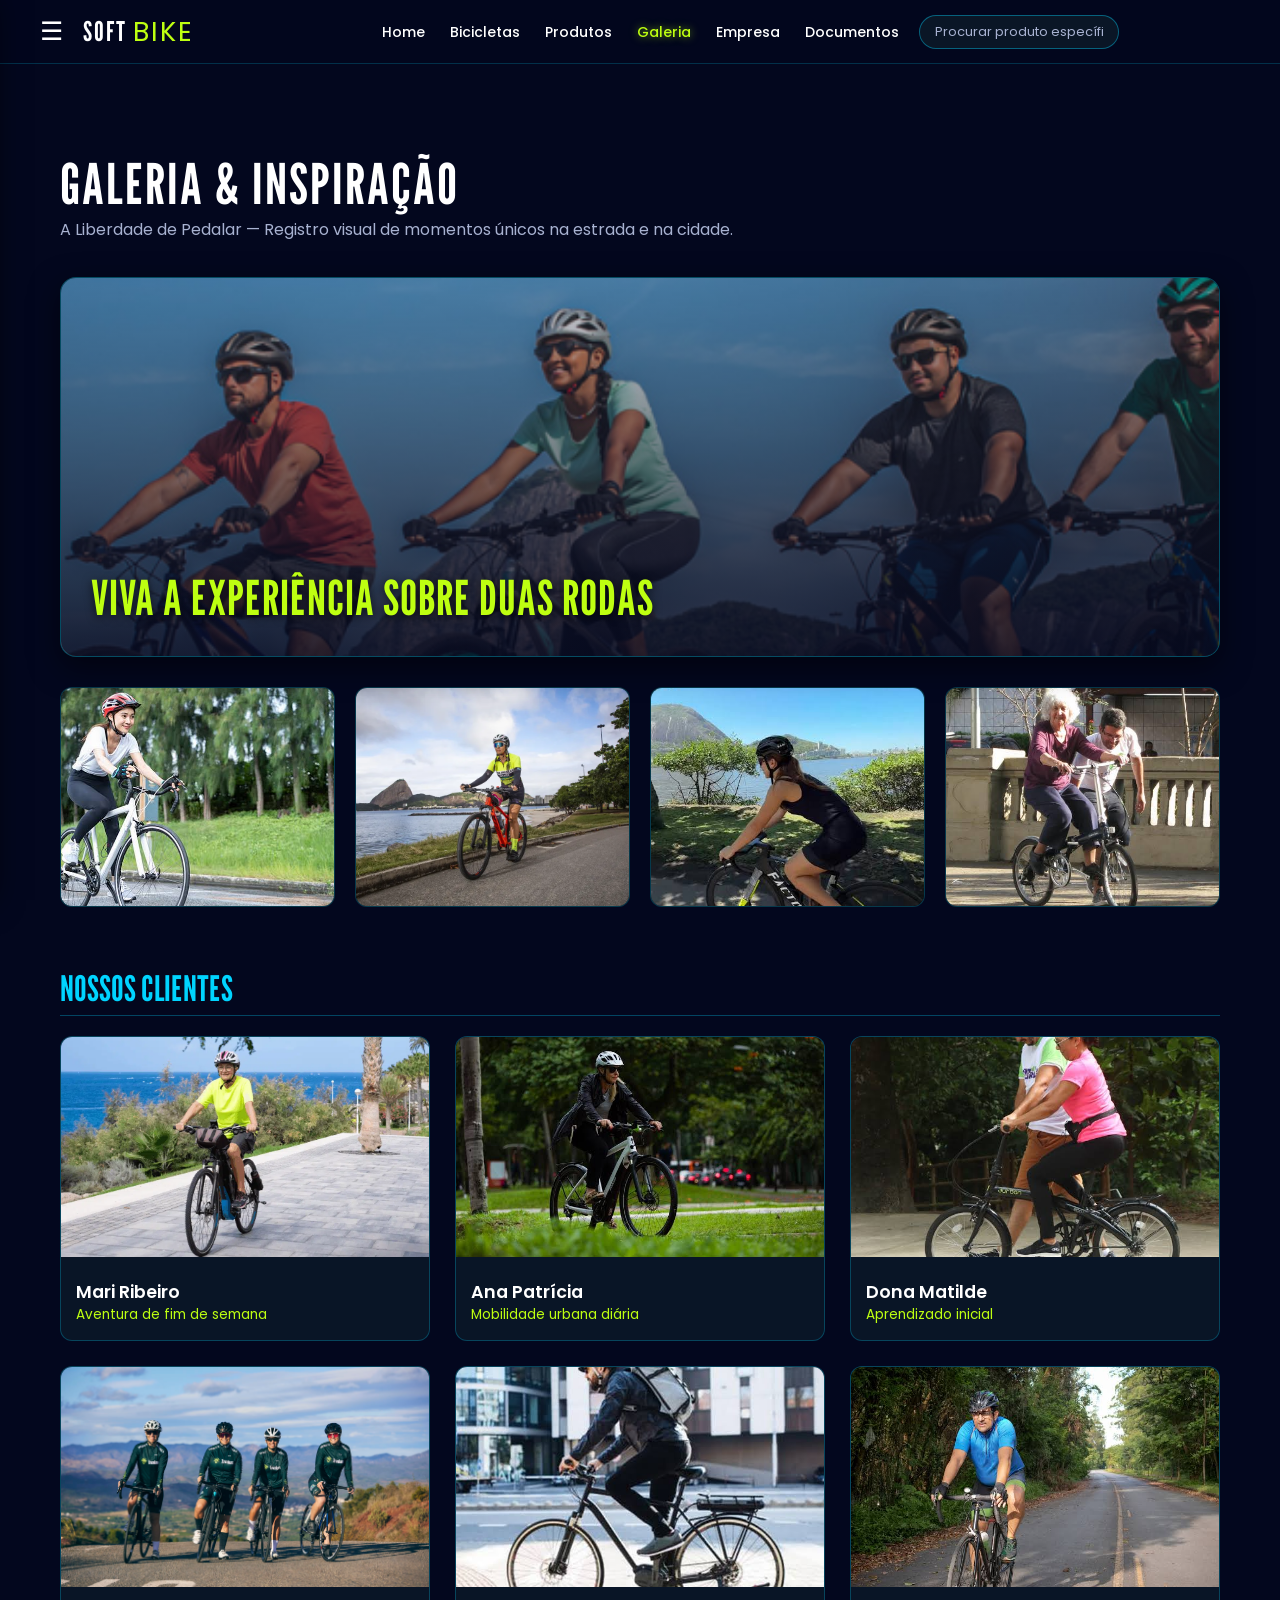
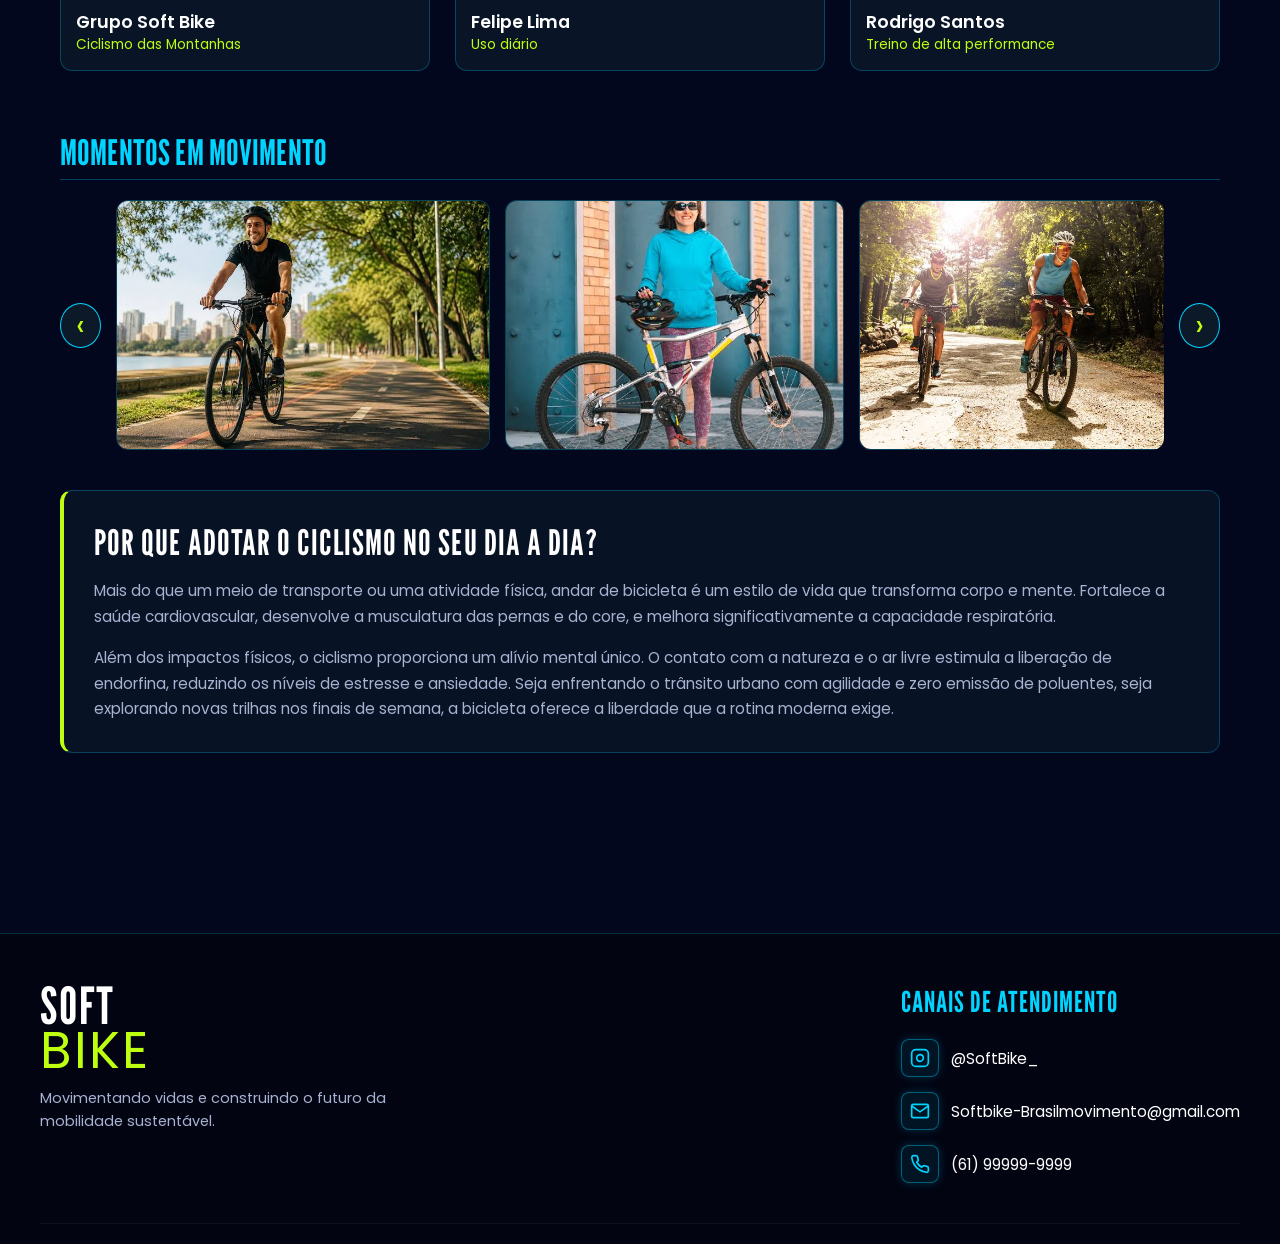
<file: galeria.html>
<!DOCTYPE html>
<html lang="pt-BR">

<head>
    <meta charset="UTF-8">
    <meta name="viewport" content="width=device-width, initial-scale=1.0">
    <title>SOFTBYKE - Galeria</title>
    <link rel="stylesheet" href="styles.css">
    <link
        href="https://fonts.googleapis.com/css2?family=League+Gothic&family=Poppins:wght@300;400;500;600;700&display=swap"
        rel="stylesheet">
</head>

<body>

    <!-- Header Fixo -->
    <header>
        <div class="header-left">
            <button class="menu-toggle" id="menuToggle">☰</button>
            <a href="index.html" class="logo">
                <span class="logo-text">SOFT <em>BIKE</em></span>
            </a>
        </div>
        <nav class="main-nav">
            <ul>
                <li><a href="index.html">Home</a></li>
                <li><a href="bicicletas.html">Bicicletas</a></li>
                <li><a href="produtos.html">Produtos</a></li>
                <li><a href="galeria.html" class="active">Galeria</a></li>
                <li><a href="empresa.html">Empresa</a></li>
                <li><a href="documentos.html">Documentos</a></li>
            </ul>
        </nav>
        <div class="search-box">
            <input type="text" placeholder="Procurar produto específico...">
        </div>
    </header>

    <!-- Side Drawer -->
    <div class="side-drawer" id="sideDrawer">
        <button class="drawer-close" id="drawerClose">✕</button>
        <ul>
            <li><a href="galeria.html">Galeria</a></li>
            <li><a href="documentos.html">Documentos</a></li>
        </ul>
    </div>
    <div class="drawer-overlay" id="drawerOverlay"></div>

    <!-- Conteúdo Principal da Galeria -->
    <main class="page-container">

        <h1 class="page-title">Galeria & Inspiração</h1>
        <p class="page-subtitle">A Liberdade de Pedalar — Registro visual de momentos únicos na estrada e na cidade.</p>

        <!-- SEÇÃO 1: Banner Retangular (Hero) + Grid Inicial -->
        <section class="gallery-section">
            <div class="hero-banner-wrapper">
                <img src="img/pessoa1.png" alt="Pessoa pedalando na estrada" class="hero-banner-img">
                <div class="hero-banner-overlay">
                    <h2>Viva a Experiência sobre Duas Rodas</h2>
                </div>
            </div>

            <div class="gallery-grid">
                <div class="gallery-card"><img src="img/pessoa2.png" alt="Pessoa pedalando"></div>
                <div class="gallery-card"><img src="img/pessoa3.png" alt="Pessoa pedalando"></div>
                <div class="gallery-card"><img src="img/pessoa4.png" alt="Pessoa pedalando"></div>
                <div class="gallery-card"><img src="img/pessoa5.png" alt="Pessoa pedalando"></div>
            </div>
        </section>

        <!-- SEÇÃO 2: Nossos Clientes -->
        <section class="gallery-section">
            <h2 class="category-title">Nossos Clientes</h2>
            <div class="clients-grid">
                <div class="client-card">
                    <img src="img/pessoa6.png" alt="Cliente com bicicleta">
                    <div class="client-info">
                        <h4>Mari Ribeiro</h4>
                        <p>Aventura de fim de semana</p>
                    </div>
                </div>
                <div class="client-card">
                    <img src="img/pessoa7.png" alt="Cliente com bicicleta">
                    <div class="client-info">
                        <h4>Ana Patrícia</h4>
                        <p>Mobilidade urbana diária</p>
                    </div>
                </div>
                <div class="client-card">
                    <img src="img/pessoa8.png" alt="Cliente com bicicleta">
                    <div class="client-info">
                        <h4>Dona Matilde</h4>
                        <p>Aprendizado inicial</p>
                    </div>
                </div>
                <div class="client-card">
                    <img src="img/pessoa9.png" alt="Cliente com bicicleta">
                    <div class="client-info">
                        <h4>Grupo Soft Bike</h4>
                        <p>Ciclismo das Montanhas</p>
                    </div>
                </div>
                <div class="client-card">
                    <img src="img/pessoa10.png" alt="Cliente com bicicleta">
                    <div class="client-info">
                        <h4>Felipe Lima</h4>
                        <p>Uso diário</p>
                    </div>
                </div>
                <div class="client-card">
                    <img src="img/pessoa11.png" alt="Cliente com bicicleta">
                    <div class="client-info">
                        <h4>Rodrigo Santos</h4>
                        <p>Treino de alta performance</p>
                    </div>
                </div>
            </div>
        </section>

        <!-- SEÇÃO 3: Carrossel Interativo + Benefícios do Ciclismo -->
        <section class="gallery-section">
            <h2 class="category-title">Momentos em Movimento</h2>

            <!-- Carrossel -->
            <div class="carousel-container">
                <button class="carousel-btn prev-btn" id="galleryPrev">‹</button>
                <div class="carousel-track-container">
                    <div class="carousel-track" id="galleryTrack">
                        <div class="carousel-slide"><img src="img/pessoa12.png" alt="Momento do Ciclismo"></div>
                        <div class="carousel-slide"><img src="img/pessoa13.png" alt="Momento do Ciclismo"></div>
                        <div class="carousel-slide"><img src="img/pessoa14.png" alt="Momento do Ciclismo"></div>
                        <div class="carousel-slide"><img src="img/pessoa15.png" alt="Momento do Ciclismo"></div>
                        <div class="carousel-slide"><img src="img/pessoa16.png" alt="Momento do Ciclismo"></div>
                        <div class="carousel-slide"><img src="img/pessoa17.png" alt="Momento do Ciclismo"></div>
                        <div class="carousel-slide"><img src="img/pessoa18.png" alt="Momento do Ciclismo"></div>
                        <div class="carousel-slide"><img src="img/pessoa19.png" alt="Momento do Ciclismo"></div>
                        <div class="carousel-slide"><img src="img/pessoa20.png" alt="Momento do Ciclismo"></div>
                    </div>
                </div>
                <button class="carousel-btn next-btn" id="galleryNext">›</button>
            </div>

            <!-- Artigo sobre Benefícios -->
            <div class="cycling-benefits-box">
                <h3>Por que adotar o ciclismo no seu dia a dia?</h3>
                <p>
                    Mais do que um meio de transporte ou uma atividade física, andar de bicicleta é um estilo de vida
                    que transforma corpo e mente. Fortalece a saúde cardiovascular, desenvolve a musculatura das pernas
                    e do core, e melhora significativamente a capacidade respiratória.
                </p>
                <p>
                    Além dos impactos físicos, o ciclismo proporciona um alívio mental único. O contato com a natureza e
                    o ar livre estimula a liberação de endorfina, reduzindo os níveis de estresse e ansiedade. Seja
                    enfrentando o trânsito urbano com agilidade e zero emissão de poluentes, seja explorando novas
                    trilhas nos finais de semana, a bicicleta oferece a liberdade que a rotina moderna exige.
                </p>
            </div>
        </section>

    </main>

    <!-- Script do Carrosseeeeeeeel -->
    <script>
        // Menu Side Drawer
        const menuToggle = document.getElementById('menuToggle');
        const sideDrawer = document.getElementById('sideDrawer');
        const drawerClose = document.getElementById('drawerClose');
        const drawerOverlay = document.getElementById('drawerOverlay');

        if (menuToggle) {
            menuToggle.addEventListener('click', () => {
                sideDrawer.classList.add('open');
                drawerOverlay.classList.add('active');
            });

            const closeDrawer = () => {
                sideDrawer.classList.remove('open');
                drawerOverlay.classList.remove('active');
            };

            drawerClose.addEventListener('click', closeDrawer);
            drawerOverlay.addEventListener('click', closeDrawer);
        }

        // Carrossel da Galeria
        const track = document.getElementById('galleryTrack');
        const prevBtn = document.getElementById('galleryPrev');
        const nextBtn = document.getElementById('galleryNext');

        if (track && prevBtn && nextBtn) {
            let index = 0;
            const getVisibleSlides = () => window.innerWidth < 768 ? 1 : 3;

            const updateCarousel = () => {
                const slideWidth = track.children[0].getBoundingClientRect().width + 15;
                track.style.transform = `translateX(-${index * slideWidth}px)`;
            };

            nextBtn.addEventListener('click', () => {
                const visible = getVisibleSlides();
                if (index < track.children.length - visible) {
                    index++;
                    updateCarousel();
                } else {
                    index = 0;
                    updateCarousel();
                }
            });

            prevBtn.addEventListener('click', () => {
                const visible = getVisibleSlides();
                if (index > 0) {
                    index--;
                    updateCarousel();
                } else {
                    index = track.children.length - visible;
                    updateCarousel();
                }
            });

            window.addEventListener('resize', updateCarousel);
        }
    </script>

    <footer class="main-footer">
        <div class="footer-container">
            <div class="footer-brand">
                <span class="footer-logo-stacked">SOFT<br><em>BIKE</em></span>
                <p>Movimentando vidas e construindo o futuro da mobilidade sustentável.</p>
            </div>

            <div class="footer-contacts">
                <h4>Canais de Atendimento</h4>
                <div class="contact-list">
                    <a href="https://instagram.com/SoftBike_" target="_blank" class="contact-item">
                        <div class="icon-digital">
                            <svg viewBox="0 0 24 24" fill="none" stroke="currentColor" stroke-width="2">
                                <rect x="2" y="2" width="20" height="20" rx="5" ry="5"></rect>
                                <path d="M16 11.37A4 4 0 1 1 12.63 8 4 4 0 0 1 16 11.37z"></path>
                                <line x1="17.5" y1="6.5" x2="17.51" y2="6.5"></line>
                            </svg>
                        </div>
                        <span>@SoftBike_</span>
                    </a>

                    <a href="mailto:Softbike-Brasilmovimento@gmail.com" class="contact-item">
                        <div class="icon-digital">
                            <svg viewBox="0 0 24 24" fill="none" stroke="currentColor" stroke-width="2">
                                <path d="M4 4h16c1.1 0 2 .9 2 2v12c0 1.1-.9 2-2 2H4c-1.1 0-2-.9-2-2V6c0-1.1.9-2 2-2z">
                                </path>
                                <polyline points="22,6 12,13 2,6"></polyline>
                            </svg>
                        </div>
                        <span>Softbike-Brasilmovimento@gmail.com</span>
                    </a>

                    <a href="tel:61999999999" class="contact-item">
                        <div class="icon-digital">
                            <svg viewBox="0 0 24 24" fill="none" stroke="currentColor" stroke-width="2">
                                <path
                                    d="M22 16.92v3a2 2 0 0 1-2.18 2 19.79 19.79 0 0 1-8.63-3.07 19.5 19.5 0 0 1-6-6 19.79 19.79 0 0 1-3.07-8.67A2 2 0 0 1 4.11 2h3a2 2 0 0 1 2 1.72 12.84 12.84 0 0 0 .7 2.81 2 2 0 0 1-.45 2.11L8.09 9.91a16 16 0 0 0 6 6l1.27-1.27a2 2 0 0 1 2.11-.45 12.84 12.84 0 0 0 2.81.7A2 2 0 0 1 22 16.92z">
                                </path>
                            </svg>
                        </div>
                        <span>(61) 99999-9999</span>
                    </a>
                </div>
            </div>
        </div>
</body>

</html>
</file>
<file: styles.css>
/* ==========================================================================
   RESET E ESTILOS GERAIS
   ========================================================================== */
* {
    margin: 0;
    padding: 0;
    box-sizing: border-box;
    list-style: none;
    font-family: 'Poppins', sans-serif;
}

html, body {
    background-color: #03071e;
    color: #fff;
    min-height: 100vh;
    overflow-x: hidden;
}

/* Header Fixo e Visível */
header {
    position: fixed;
    top: 0;
    left: 0;
    width: 100%;
    padding: 15px 50px;
    display: flex;
    justify-content: space-between;
    align-items: center;
    z-index: 100;
    background: rgba(3, 7, 30, 0.95);
    backdrop-filter: blur(10px);
    border-bottom: 1px solid rgba(0, 212, 255, 0.2);
}

.header-left {
    display: flex;
    align-items: center;
    gap: 20px;
}

/* Botão Três TraçoS */
.menu-toggle {
    background: transparent;
    border: none;
    color: #fff;
    font-size: 26px;
    cursor: pointer;
    display: flex;
    align-items: center;
    justify-content: center;
    transition: color 0.3s;
}

.menu-toggle:hover {
    color: #00d4ff;
}

header .logo img {
    height: 45px; 
    width: auto;  
    object-fit: contain;
}

/* Menu Principal Superior */
nav.main-nav ul {
    display: flex;
    gap: 25px;
}

nav.main-nav ul li a {
    color: #fff;
    text-decoration: none;
    font-size: 14px;
    font-weight: 500;
    transition: 0.3s;
}

nav.main-nav ul li a:hover,
nav.main-nav ul li a.active {
    color: #beff11;
    text-shadow: 0 0 8px rgba(190, 255, 17, 0.6);
}

/* Barra de Pesquisa */
.search-box {
    display: flex;
    align-items: center;
    background: rgba(13, 27, 42, 0.8);
    border: 1px solid rgba(0, 212, 255, 0.4);
    border-radius: 20px;
    padding: 6px 15px;
    width: 20px;
    margin-left: 15px;
    transition: all 0.3s ease;
}

.search-box input {
    background: transparent;
    border: none;
    outline: none;
    color: #fff;
    font-size: 13px;
    width: 100%;
}

.search-box input::placeholder {
    color: #a8b2d1;
}

.search-box:focus-within {
    border-color: #00d4ff;
    box-shadow: 0 0 12px rgba(0, 212, 255, 0.4);
}

/* Menu Retrátil dos Três Traços */
.side-drawer {
    position: fixed;
    top: 0;
    left: -300px;
    width: 280px;
    height: 100vh;
    background: #07111e;
    border-right: 1px solid rgba(0, 212, 255, 0.3);
    z-index: 200;
    padding: 30px 25px;
    display: flex;
    flex-direction: column;
    transition: left 0.4s ease;
    box-shadow: 10px 0 30px rgba(0, 0, 0, 0.8);
}

.side-drawer.open {
    left: 0;
}

.drawer-close {
    align-self: flex-end;
    background: transparent;
    border: none;
    color: #fff;
    font-size: 28px;
    cursor: pointer;
    margin-bottom: 30px;
}

.drawer-close:hover {
    color: #beff11;
}

.side-drawer ul {
    display: flex;
    flex-direction: column;
    gap: 22px;
}

.side-drawer ul li a {
    color: #fff;
    text-decoration: none;
    font-size: 18px;
    font-weight: 600;
    text-transform: uppercase;
    letter-spacing: 1px;
    transition: 0.3s;
}

.side-drawer ul li a:hover {
    color: #00d4ff;
    padding-left: 8px;
}

.drawer-overlay {
    position: fixed;
    inset: 0;
    background: rgba(0, 0, 0, 0.6);
    backdrop-filter: blur(3px);
    z-index: 150;
    display: none;
}

.drawer-overlay.active {
    display: block;
}

/* Home / Slider */
.slider {
    height: 100vh;
    width: 100vw;
    background: radial-gradient(circle at 50% 50%, #0d1b2a 0%, #03071e 100%);
    position: relative;
    overflow: hidden;
}

.slider .list {
    width: 100%;
    height: 100%;
    position: relative;
}

.slider .list .item {
    position: absolute;
    inset: 0;
    opacity: 0;
    pointer-events: none;
    transition: opacity 0.8s ease-in-out;
}

.slider .list .item.active {
    opacity: 1;
    pointer-events: auto;
}

.slider .list .item .bike-img {
    position: absolute;
    top: 50%;
    left: 12%;
    transform: translateY(-50%);
    width: 55%;
    z-index: 2;
    display: flex;
    justify-content: center;
    align-items: center;
}

.slider .list .item .bike-img img {
    width: 100%;
    max-height: 60vh;
    object-fit: contain;
    filter: drop-shadow(0 25px 35px rgba(0, 212, 255, 0.55)) drop-shadow(0 5px 15px rgba(0, 0, 0, 0.8));
    transition: transform 0.8s ease-in-out, filter 0.8s ease-in-out;
}

.slider .list .item.active .bike-img img {
    transform: rotate(-12deg) scale(1.03);
    filter: drop-shadow(0 35px 45px rgba(0, 212, 255, 0.75)) drop-shadow(0 5px 15px rgba(0, 0, 0, 0.9));
}

.slider .list .item .content {
    position: absolute;
    right: 8%;
    top: 50%;
    transform: translateY(-50%);
    width: 45%;
    display: flex;
    flex-direction: column;
    align-items: flex-end;
    text-align: right;
    gap: 15px;
    z-index: 2;
}

.slider .list .item .content .bike-information {
    font-size: 16px;
    font-weight: 600;
    color: #beff11;
}

.slider .list .item .content h2 {
    font-family: 'League Gothic', sans-serif;
    font-size: 5.5rem;
    line-height: 0.9em;
    text-transform: uppercase;
    color: #ffffff;
    letter-spacing: 1px;
}

.slider .list .item .content .description {
    color: #c0c0c0;
    font-size: 13px;
    line-height: 1.6;
    max-width: 420px;
}

.slider .list .item .content .information {
    margin-top: 10px;
    background-color: #beff11;
    color: #000;
    border: none;
    padding: 12px 32px;
    border-radius: 25px;
    font-weight: 700;
    font-size: 12px;
    letter-spacing: 1px;
    text-transform: uppercase;
    cursor: pointer;
    transition: 0.3s;
    box-shadow: 0 4px 15px rgba(190, 255, 17, 0.25);
}

.slider .list .item .content .information:hover {
    transform: scale(1.05);
    background-color: #a6e300;
}

.arrows {
    position: absolute;
    top: 50%;
    left: 4%;
    right: 4%;
    transform: translateY(-50%);
    display: flex;
    justify-content: space-between;
    align-items: center;
    z-index: 4;
    pointer-events: none;
}

.arrows button {
    pointer-events: auto;
    width: 50px;
    height: 50px;
    border-radius: 50%;
    background-color: #ffffff;
    border: none;
    cursor: pointer;
    display: flex;
    justify-content: center;
    align-items: center;
    transition: 0.3s;
}

.arrows button img {
    width: 20px;
    height: 20px;
}

.arrows button#prev img {
    transform: scaleX(-1);
}

.arrows button:hover {
    background-color: #beff11;
    transform: scale(1.1);
}

.indicators {
    position: absolute;
    bottom: 35px;
    left: 80px;
    z-index: 4;
    display: flex;
    flex-direction: column;
    gap: 10px;
}

.indicators .number {
    font-family: 'League Gothic', sans-serif;
    font-size: 4.5rem;
    line-height: 1em;
    color: #ffffff;
}

.indicators ul {
    display: flex;
    gap: 10px;
}

.indicators ul li {
    width: 45px;
    height: 4px;
    background-color: rgba(255, 255, 255, 0.2);
    border-radius: 2px;
    transition: 0.5s;
    cursor: pointer;
}

.indicators ul li.active {
    background-color: #beff11;
}

/* Estrutura das Páginas Internas */
.page-container {
    padding-top: 150px;
    padding-bottom: 60px;
    max-width: 1200px;
    margin: 0 auto;
    padding-left: 20px;
    padding-right: 20px;
}

.page-title {
    font-family: 'League Gothic', sans-serif;
    font-size: 3.5rem;
    color: #ffffff;
    text-transform: uppercase;
    letter-spacing: 2px;
}

.page-subtitle {
    color: #a8b2d1;
    font-size: 1rem;
    margin-bottom: 35px;
}

/* Grid Geral de Cards */
.products-grid {
    display: grid;
    grid-template-columns: repeat(auto-fill, minmax(240px, 1fr));
    gap: 25px;
}

.product-card {
    background: rgba(13, 27, 42, 0.75);
    border: 1px solid rgba(0, 212, 255, 0.25);
    border-radius: 12px;
    overflow: hidden;
    display: flex;
    flex-direction: column;
    backdrop-filter: blur(5px);
    transition: 0.3s;
}

.product-card:hover {
    transform: translateY(-5px);
    border-color: rgba(0, 212, 255, 0.7);
    box-shadow: 0 8px 20px rgba(0, 212, 255, 0.2);
}

.card-img-wrapper {
    background: #ffffff;
    height: 210px;
    display: flex;
    align-items: center;
    justify-content: center;
    padding: 15px;
    border-bottom: 1px solid rgba(255, 255, 255, 0.1);
}

.card-img-wrapper img {
    max-width: 100%;
    max-height: 100%;
    object-fit: contain;
}

.card-content {
    padding: 18px;
    display: flex;
    flex-direction: column;
    flex-grow: 1;
}

.product-title {
    font-size: 1.1rem;
    font-weight: 600;
    color: #ffffff;
    margin-bottom: 6px;
}

.product-desc {
    font-size: 0.85rem;
    color: #a8b2d1;
    margin-bottom: 15px;
    flex-grow: 1;
}

.product-price {
    font-size: 1.2rem;
    font-weight: 700;
    color: #beff11;
}

/* Categoria de Produtos */
.category-section {
    margin-bottom: 50px;
}

.category-title {
    font-family: 'League Gothic', sans-serif;
    font-size: 2.2rem;
    color: #00d4ff;
    border-bottom: 1px solid rgba(0, 212, 255, 0.3);
    padding-bottom: 6px;
    margin-bottom: 20px;
    text-transform: uppercase;
}

/* Galeria em Branco */
.empty-gallery-box {
    border: 2px dashed rgba(0, 212, 255, 0.3);
    border-radius: 15px;
    padding: 80px 20px;
    text-align: center;
    color: #a8b2d1;
    background: rgba(13, 27, 42, 0.3);
}

/* Empresa / Equipe */
.team-grid {
    display: grid;
    grid-template-columns: repeat(auto-fit, minmax(280px, 1fr));
    gap: 30px;
}

.team-card {
    background: rgba(13, 27, 42, 0.75);
    border: 1px solid rgba(0, 212, 255, 0.25);
    border-radius: 12px;
    padding: 25px;
    text-align: center;
    backdrop-filter: blur(5px);
    transition: transform 0.3s ease;
}

.team-card:hover {
    transform: translateY(-5px);
    border-color: rgba(0, 212, 255, 0.6);
}

.member-circle {
    width: 130px;
    height: 130px;
    margin: 0 auto 15px;
    border-radius: 50%;
    overflow: hidden;
    border: 3px solid #beff11;
    box-shadow: 0 0 15px rgba(190, 255, 17, 0.4);
}

.member-circle img {
    width: 100%;
    height: 100%;
    object-fit: cover;
}

.team-card h3 {
    color: #ffffff;
    font-size: 1.2rem;
}

.team-card .role {
    color: #beff11;
    font-size: 0.85rem;
    font-weight: 600;
    display: block;
    margin-bottom: 10px;
}

.team-card .bio {
    color: #a8b2d1;
    font-size: 0.88rem;
    line-height: 1.5;
}

/* ==========================================================================
   PATROCINADORES 
   ========================================================================== */
.sponsors-grid-docs {
    display: grid;
    grid-template-columns: repeat(auto-fit, minmax(220px, 1fr));
    gap: 20px;
}

.sponsor-doc-card {
    background: #ffffff;
    border: 1px solid rgba(0, 212, 255, 0.4);
    border-radius: 12px;
    padding: 20px 15px;
    height: 110px;
    display: flex;
    align-items: center;
    justify-content: center;
    transition: transform 0.3s ease, box-shadow 0.3s ease;
}

.sponsor-doc-card:hover {
    transform: translateY(-4px);
    box-shadow: 0 8px 20px rgba(0, 212, 255, 0.3);
    border-color: #00d4ff;
}

.sponsor-doc-card img {
    max-width: 160px;
    max-height: 75px;
    width: auto;
    height: auto;
    object-fit: contain;
}

/* ==========================================================================
   GALERIA E INSPIRAÇÃO
   ========================================================================== */
.gallery-section {
    margin-bottom: 60px;
}

/* Banner Hero Retangular */
.hero-banner-wrapper {
    position: relative;
    width: 100%;
    height: 380px;
    border-radius: 16px;
    overflow: hidden;
    margin-bottom: 30px;
    border: 1px solid rgba(0, 212, 255, 0.3);
    box-shadow: 0 10px 30px rgba(0, 0, 0, 0.5);
    background: #07111e;
}

.hero-banner-img {
    width: 100%;
    height: 100%;
    object-fit: cover;
}

.hero-banner-overlay {
    position: absolute;
    inset: 0;
    background: linear-gradient(180deg, rgba(3, 7, 30, 0.2) 0%, rgba(3, 7, 30, 0.85) 100%);
    display: flex;
    align-items: flex-end;
    padding: 30px;
}

.hero-banner-overlay h2 {
    font-family: 'League Gothic', sans-serif;
    font-size: 3rem;
    color: #beff11;
    text-transform: uppercase;
    letter-spacing: 1px;
    text-shadow: 0 2px 10px rgba(0, 0, 0, 0.7);
}

/* Grid Seção 1 */
.gallery-grid {
    display: grid;
    grid-template-columns: repeat(auto-fill, minmax(240px, 1fr));
    gap: 20px;
}

.gallery-card {
    height: 220px;
    border-radius: 12px;
    overflow: hidden;
    border: 1px solid rgba(0, 212, 255, 0.2);
    background: #07111e;
    transition: transform 0.3s ease, border-color 0.3s ease;
}

.gallery-card img {
    width: 100%;
    height: 100%;
    object-fit: cover;
    transition: transform 0.5s ease;
}

.gallery-card:hover {
    transform: translateY(-5px);
    border-color: #00d4ff;
}

.gallery-card:hover img {
    transform: scale(1.05);
}

/* Seção 2: Nossos Clientes */
.clients-grid {
    display: grid;
    grid-template-columns: repeat(auto-fill, minmax(280px, 1fr));
    gap: 25px;
}

.client-card {
    background: rgba(13, 27, 42, 0.75);
    border: 1px solid rgba(0, 212, 255, 0.25);
    border-radius: 12px;
    overflow: hidden;
    backdrop-filter: blur(5px);
    transition: transform 0.3s ease, box-shadow 0.3s ease;
}

.client-card:hover {
    transform: translateY(-5px);
    box-shadow: 0 8px 20px rgba(0, 212, 255, 0.2);
}

.client-card img {
    width: 100%;
    height: 220px;
    object-fit: cover;
    background: #07111e;
}

.client-info {
    padding: 15px;
}

.client-info h4 {
    color: #ffffff;
    font-size: 1.1rem;
    font-weight: 600;
}

.client-info p {
    color: #beff11;
    font-size: 0.85rem;
}

/* Seção 3: Carrossel */
.carousel-container {
    position: relative;
    display: flex;
    align-items: center;
    margin-bottom: 40px;
}

.carousel-track-container {
    overflow: hidden;
    width: 100%;
    border-radius: 12px;
}

.carousel-track {
    display: flex;
    gap: 15px;
    transition: transform 0.4s ease-in-out;
}

.carousel-slide {
    min-width: calc(33.333% - 10px);
    height: 250px;
    border-radius: 12px;
    overflow: hidden;
    border: 1px solid rgba(0, 212, 255, 0.25);
    background: #07111e;
    flex-shrink: 0;
}

.carousel-slide img {
    width: 100%;
    height: 100%;
    object-fit: cover;
}

.carousel-btn {
    background: rgba(13, 27, 42, 0.9);
    border: 1px solid #00d4ff;
    color: #beff11;
    font-size: 2rem;
    width: 45px;
    height: 45px;
    border-radius: 50%;
    cursor: pointer;
    z-index: 10;
    display: flex;
    align-items: center;
    justify-content: center;
    transition: background 0.3s, transform 0.3s;
    line-height: 1;
}

.carousel-btn:hover {
    background: #00d4ff;
    color: #03071e;
    transform: scale(1.1);
}

.prev-btn { margin-right: 15px; }
.next-btn { margin-left: 15px; }

/* Texto de Benefícios */
.cycling-benefits-box {
    background: rgba(13, 27, 42, 0.6);
    border: 1px solid rgba(0, 212, 255, 0.25);
    border-left: 4px solid #beff11;
    border-radius: 12px;
    padding: 30px;
    backdrop-filter: blur(5px);
}

.cycling-benefits-box h3 {
    font-family: 'League Gothic', sans-serif;
    font-size: 2.2rem;
    color: #ffffff;
    text-transform: uppercase;
    margin-bottom: 15px;
    letter-spacing: 1px;
}

.cycling-benefits-box p {
    color: #a8b2d1;
    font-size: 0.95rem;
    line-height: 1.7;
    margin-bottom: 15px;
}

.cycling-benefits-box p:last-child {
    margin-bottom: 0;
}

/* ==========================================================================
   DOCUMENTOS & RODAPÉ
   ========================================================================== */
.doc-section {
    margin-bottom: 50px;
}

.doc-grid {
    display: grid;
    grid-template-columns: repeat(auto-fit, minmax(300px, 1fr));
    gap: 25px;
}

.doc-card {
    background: rgba(13, 27, 42, 0.75);
    border: 1px solid rgba(0, 212, 255, 0.25);
    border-radius: 12px;
    padding: 30px;
    backdrop-filter: blur(5px);
    transition: transform 0.3s ease, border-color 0.3s ease;
}

.doc-card:hover {
    transform: translateY(-5px);
    border-color: #00d4ff;
    box-shadow: 0 8px 20px rgba(0, 212, 255, 0.15);
}

.doc-icon {
    font-size: 2.2rem;
    margin-bottom: 15px;
}

.doc-card h3 {
    color: #beff11;
    font-size: 1.3rem;
    margin-bottom: 15px;
    font-weight: 600;
}

.doc-card p {
    color: #a8b2d1;
    font-size: 0.9rem;
    line-height: 1.6;
}

.doc-card ul {
    display: flex;
    flex-direction: column;
    gap: 12px;
}

.doc-card ul li {
    color: #a8b2d1;
    font-size: 0.88rem;
    line-height: 1.5;
}

.doc-card ul li strong {
    color: #ffffff;
}

/* Rodapé Digital */
.main-footer {
    background: #020412;
    border-top: 1px solid rgba(0, 212, 255, 0.2);
    padding: 50px 20px 20px;
    margin-top: 60px;
}

.footer-container {
    max-width: 1200px;
    margin: 0 auto;
    display: flex;
    justify-content: space-between;
    align-items: flex-start;
    flex-wrap: wrap;
    gap: 40px;
    padding-bottom: 40px;
    border-bottom: 1px solid rgba(255, 255, 255, 0.05);
}

.footer-brand {
    max-width: 380px;
}

.footer-logo {
    height: 40px;
    margin-bottom: 15px;
}

.footer-brand p {
    color: #a8b2d1;
    font-size: 0.9rem;
    line-height: 1.6;
}

.footer-contacts h4 {
    font-family: 'League Gothic', sans-serif;
    font-size: 1.8rem;
    color: #00d4ff;
    text-transform: uppercase;
    letter-spacing: 1px;
    margin-bottom: 20px;
}

.footer-logo-stacked {
    display: inline-block;
    font-family: 'League Gothic', sans-serif;
    font-size: 3.2rem;
    line-height: 0.85;
    letter-spacing: 2px;
    color: #ffffff;
    text-transform: uppercase;
    margin-bottom: 15px;
}

.footer-logo-stacked em {
    font-style: normal;
    color: #beff11;
}

.contact-list {
    display: flex;
    flex-direction: column;
    gap: 15px;
}

.contact-item {
    display: flex;
    align-items: center;
    gap: 12px;
    color: #ffffff;
    text-decoration: none;
    font-size: 0.95rem;
    transition: color 0.3s ease;
}

.contact-item:hover {
    color: #beff11;
}

.icon-digital {
    width: 38px;
    height: 38px;
    border-radius: 8px;
    background: rgba(0, 212, 255, 0.08);
    border: 1px solid rgba(0, 212, 255, 0.4);
    display: flex;
    align-items: center;
    justify-content: center;
    box-shadow: 0 0 10px rgba(0, 212, 255, 0.2);
    transition: all 0.3s ease;
}

.icon-digital svg {
    width: 20px;
    height: 20px;
    stroke: #00d4ff;
    transition: stroke 0.3s ease;
}

.contact-item:hover .icon-digital {
    background: #beff11;
    border-color: #beff11;
    box-shadow: 0 0 15px rgba(190, 255, 17, 0.5);
}

.contact-item:hover .icon-digital svg {
    stroke: #03071e;
}

.footer-bottom {
    text-align: center;
    padding-top: 20px;
    color: #64748b;
    font-size: 0.8rem;
}

/* Responsividade Geral */
@media (max-width: 768px) {
    .carousel-slide {
        min-width: 100%;
    }
    .hero-banner-wrapper {
        height: 250px;
    }
    .hero-banner-overlay h2 {
        font-size: 2rem;
    }
    .footer-container {
        flex-direction: column;
    }
}

/* ================================================
   ESTILOS DA MODAL E BOTÃO TOPO
   ================================================ */
.categoria-sumario {
    display: flex;
    flex-wrap: wrap;
    align-items: center;
    gap: 10px;
    margin-bottom: 30px;
    color: #a8b2d1;
    font-size: 0.9rem;
}
 
.categoria-sumario a {
    color: #ffffff;
    text-decoration: none;
    font-size: 0.85rem;
    padding: 6px 14px;
    border: 1px solid rgba(0, 212, 255, 0.35);
    border-radius: 20px;
    background: rgba(13, 27, 42, 0.6);
    transition: 0.25s;
}
 
.categoria-sumario a:hover,
.categoria-sumario a:focus-visible {
    color: #03071e;
    background: #beff11;
    border-color: #beff11;
}
 
.product-card { cursor: pointer; }
 
/* ==========================================================================
   MODAL DE PRODUTO
   ========================================================================== */
.modal-overlay {
    position: fixed;
    inset: 0;
    background-color: rgba(2, 4, 18, 0.88);
    backdrop-filter: blur(6px);
    display: flex;
    justify-content: center;
    align-items: center;
    padding: 20px;
    z-index: 9999;
    opacity: 0;
    visibility: hidden;
    transition: opacity 0.25s ease, visibility 0.25s ease;
}
 
.modal-overlay.active {
    opacity: 1;
    visibility: visible;
}
 
.modal-content {
    background-color: #0b1329;
    border: 1px solid rgba(0, 212, 255, 0.25);
    border-radius: 14px;
    width: 100%;
    max-width: 1180px;
    max-height: 92vh;
    overflow-y: auto;
    position: relative;
    padding: 30px;
    box-shadow: 0 25px 60px rgba(0, 0, 0, 0.7);
    color: #f8fafc;
    transform: translateY(12px);
    transition: transform 0.25s ease;
}
 
.modal-overlay.active .modal-content { transform: translateY(0); }
 
.modal-close {
    position: absolute;
    top: 12px;
    right: 18px;
    background: transparent;
    border: none;
    font-size: 2rem;
    line-height: 1;
    color: #94a3b8;
    cursor: pointer;
    transition: color 0.2s;
}
 
.modal-close:hover { color: #beff11; }
 
/* Layout de 3 colunas: galeria | informações | compra */
.modal-body {
    display: grid;
    grid-template-columns: 1.1fr 1fr 300px;
    gap: 28px;
    align-items: start;
}
 
/* --------- COLUNA 1: GALERIA --------- */
.modal-gallery {
    display: grid;
    grid-template-columns: 56px 1fr;
    gap: 14px;
    align-items: start;
}
 
.thumb-strip {
    display: flex;
    flex-direction: column;
    gap: 10px;
}
 
.thumb {
    width: 56px;
    height: 56px;
    padding: 4px;
    background: #ffffff;
    border: 1px solid rgba(0, 212, 255, 0.3);
    border-radius: 8px;
    cursor: pointer;
    transition: border-color 0.2s;
}
 
.thumb img {
    width: 100%;
    height: 100%;
    object-fit: contain;
}
 
.thumb:hover { border-color: #00d4ff; }
.thumb.is-active { border-color: #beff11; box-shadow: 0 0 10px rgba(190, 255, 17, 0.35); }
 
.main-img-container {
    background: #ffffff;
    border-radius: 12px;
    padding: 20px;
    height: 380px;
    display: flex;
    align-items: center;
    justify-content: center;
    overflow: hidden;
}
 
.main-img-container img {
    max-width: 100%;
    max-height: 100%;
    object-fit: contain;
    transition: transform 0.4s ease;
}
 
.main-img-container:hover img { transform: scale(1.12); }
 
/* --------- COLUNA 2: INFORMAÇÕES --------- */
.modal-meta {
    font-size: 0.8rem;
    color: #94a3b8;
    margin-bottom: 8px;
}
 
.badge-highlight {
    display: inline-block;
    background: #beff11;
    color: #03071e;
    font-size: 0.7rem;
    font-weight: 700;
    letter-spacing: 0.5px;
    padding: 3px 8px;
    border-radius: 4px;
    margin-bottom: 10px;
}
 
.modal-info h2 {
    font-size: 1.6rem;
    font-weight: 600;
    line-height: 1.25;
    margin-bottom: 10px;
}
 
.modal-rating {
    display: flex;
    align-items: center;
    gap: 8px;
    font-size: 0.85rem;
    color: #94a3b8;
    margin-bottom: 18px;
}
 
.modal-rating .rating-value { color: #f8fafc; }
.modal-rating .stars { color: #00d4ff; letter-spacing: 2px; }
 
.modal-price-box {
    background: rgba(255, 255, 255, 0.03);
    border: 1px solid rgba(255, 255, 255, 0.06);
    padding: 16px;
    border-radius: 10px;
    margin-bottom: 18px;
}
 
.old-price {
    text-decoration: line-through;
    color: #64748b;
    font-size: 0.85rem;
}
 
.current-price-row {
    display: flex;
    align-items: center;
    gap: 10px;
    margin: 4px 0 6px;
}
 
.price-value {
    font-size: 2.1rem;
    font-weight: 700;
    color: #beff11;
    line-height: 1;
}
 
.price-discount {
    background: rgba(190, 255, 17, 0.15);
    color: #beff11;
    font-size: 0.75rem;
    font-weight: 700;
    padding: 3px 7px;
    border-radius: 4px;
}
 
.payment-terms {
    display: block;
    font-size: 0.85rem;
    color: #cbd5e1;
    margin-bottom: 6px;
}
 
.payment-link {
    font-size: 0.82rem;
    color: #00d4ff;
    text-decoration: none;
}
 
.payment-link:hover { text-decoration: underline; }
 
.modal-description {
    font-size: 0.9rem;
    color: #cbd5e1;
    line-height: 1.6;
    margin-bottom: 18px;
}
 
.modal-variant { margin-bottom: 20px; }
 
.variant-label {
    font-size: 0.85rem;
    color: #94a3b8;
    margin-bottom: 8px;
}
 
.variant-label strong { color: #f8fafc; }
 
.variant-options { display: flex; gap: 8px; }
 
.variant-chip {
    background: transparent;
    border: 1px solid #334155;
    color: #cbd5e1;
    padding: 7px 14px;
    border-radius: 6px;
    font-size: 0.85rem;
    cursor: pointer;
    transition: 0.2s;
}
 
.variant-chip:hover { border-color: #00d4ff; }
.variant-chip.is-selected { border-color: #beff11; color: #beff11; }
 
.modal-specs {
    display: flex;
    flex-direction: column;
    gap: 8px;
    font-size: 0.85rem;
    border-top: 1px solid rgba(255, 255, 255, 0.07);
    padding-top: 16px;
}
 
.modal-specs li {
    display: flex;
    justify-content: space-between;
    gap: 12px;
}
 
.modal-specs span { color: #94a3b8; }
.modal-specs strong { color: #f8fafc; font-weight: 500; }
 
/* --------- COLUNA 3: CAIXA DE COMPRA --------- */
.modal-purchase-box {
    border: 1px solid rgba(0, 212, 255, 0.25);
    border-radius: 12px;
    padding: 20px;
    background: rgba(13, 27, 42, 0.6);
    position: sticky;
    top: 0;
}
 
.delivery-date {
    font-size: 0.9rem;
    color: #cbd5e1;
    margin-bottom: 4px;
}
 
.delivery-date strong { color: #beff11; }
 
.stock-status {
    font-size: 1rem;
    font-weight: 600;
    color: #f8fafc;
    margin: 18px 0 14px;
}
 
.quantity-selector { margin-bottom: 18px; }
 
.quantity-selector label {
    display: block;
    font-size: 0.85rem;
    color: #94a3b8;
    margin-bottom: 8px;
}
 
.qty-control {
    display: inline-flex;
    align-items: center;
    gap: 14px;
    border: 1px solid #334155;
    border-radius: 6px;
    padding: 5px 12px;
    vertical-align: middle;
}
 
.qty-control button {
    background: transparent;
    border: none;
    color: #00d4ff;
    font-size: 1.1rem;
    cursor: pointer;
    line-height: 1;
}
 
.qty-control button:hover { color: #beff11; }
.qty-control span { min-width: 16px; text-align: center; }
 
.qty-hint {
    font-size: 0.78rem;
    color: #64748b;
    margin-left: 10px;
}
 
.btn-buy-now,
.btn-add-cart {
    width: 100%;
    padding: 12px;
    border: none;
    border-radius: 6px;
    font-weight: 700;
    font-size: 0.92rem;
    cursor: pointer;
    margin-bottom: 10px;
    transition: transform 0.2s, opacity 0.2s;
}
 
.btn-buy-now { background-color: #beff11; color: #03071e; }
 
.btn-add-cart {
    background-color: rgba(0, 212, 255, 0.12);
    color: #00d4ff;
    border: 1px solid rgba(0, 212, 255, 0.4);
}
 
.btn-buy-now:hover,
.btn-add-cart:hover { opacity: 0.9; transform: translateY(-2px); }
 
.seller-box {
    border-top: 1px solid rgba(255, 255, 255, 0.07);
    margin-top: 16px;
    padding-top: 14px;
    font-size: 0.85rem;
    color: #cbd5e1;
}
 
.seller-box strong { color: #f8fafc; }
.seller-sales { color: #64748b; font-size: 0.78rem; }
 
.modal-benefits {
    display: flex;
    flex-direction: column;
    gap: 12px;
    margin-top: 16px;
    font-size: 0.8rem;
    color: #94a3b8;
    line-height: 1.5;
}
 
.modal-benefits li { display: flex; gap: 10px; }
.modal-benefits strong { color: #00d4ff; font-weight: 600; }
 
/* --------- FOCO VISÍVEL --------- */
.modal-content :focus-visible,
.categoria-sumario a:focus-visible {
    outline: 2px solid #beff11;
    outline-offset: 2px;
}
 
@media (prefers-reduced-motion: reduce) {
    .modal-content,
    .main-img-container img,
    .btn-buy-now,
    .btn-add-cart { transition: none; }
}
 
/* --------- RESPONSIVO --------- */
@media (max-width: 1024px) {
    .modal-body { grid-template-columns: 1fr 1fr; }
    .modal-purchase-box { grid-column: 1 / -1; position: static; }
}
 
@media (max-width: 720px) {
    .modal-content { padding: 22px 16px; max-height: 94vh; }
    .modal-body { grid-template-columns: 1fr; gap: 22px; }
    .modal-gallery { grid-template-columns: 1fr; }
    .thumb-strip { flex-direction: row; order: 2; }
    .main-img-container { height: 260px; order: 1; }
    .modal-info h2 { font-size: 1.3rem; }
    .price-value { font-size: 1.7rem; }
}
 
/* ==========================================================================
   BOTÃO VOLTAR AO TOPO
   ========================================================================== */
#btn-back-to-top {
    position: fixed;
    bottom: 20px;
    right: 20px;
    background-color: #beff11;
    color: #03071e;
    border: none;
    padding: 10px 16px;
    border-radius: 30px;
    font-weight: bold;
    cursor: pointer;
    box-shadow: 0 4px 10px rgba(0, 0, 0, 0.3);
    opacity: 0;
    visibility: hidden;
    transition: opacity 0.3s, visibility 0.3s;
    z-index: 1000;
}
 
#btn-back-to-top.show { opacity: 1; visibility: visible; }


/* ==========================================================================
   SOFTBYKE - HEADER, LOGO E CARRINHo
   ========================================================================== */

/* --------------------------------------------------------------------------
   1. Header em 3 colunas: o menu fica sempre no centro exato da tela,
   falta ajusta emanuelleeee
   -------------------------------------------------------------------------- */
header {
    display: grid;
    grid-template-columns: 1fr auto 1fr;
    align-items: center;
    gap: 20px;
    padding: 12px 40px;
}

.header-left  { justify-self: start; }
header nav.main-nav { justify-self: center; }
.header-right {
    justify-self: end;
    display: flex;
    align-items: center;
    gap: 14px;
}

/* --------------------------------------------------------------------------
   2. Logo com a marca escrita ao lado
   -------------------------------------------------------------------------- */
header .logo {
    display: flex;
    align-items: center;
    gap: 10px;
    text-decoration: none;
}

.logo-text {
    font-family: 'League Gothic', sans-serif;
    font-size: 1.7rem;
    letter-spacing: 2px;
    line-height: 1;
    color: #ffffff;
    white-space: nowrap;
}

.logo-text em {
    font-style: normal;
    color: #beff11;
}

/* --------------------------------------------------------------------------
   3. Barra de busca (antes estava com width: 20px e virava uma bolinha)
   -------------------------------------------------------------------------- */
.search-box {
    width: 200px;
    margin-left: 0;
}

/* --------------------------------------------------------------------------
   4. Botão do carrinho
   -------------------------------------------------------------------------- */
.cart-btn {
    position: relative;
    width: 42px;
    height: 42px;
    flex-shrink: 0;
    display: flex;
    align-items: center;
    justify-content: center;
    border-radius: 50%;
    background: rgba(0, 212, 255, 0.08);
    border: 1px solid rgba(0, 212, 255, 0.45);
    color: #00d4ff;
    cursor: pointer;
    transition: background 0.25s, color 0.25s, border-color 0.25s;
}

.cart-btn svg { width: 21px; height: 21px; }

.cart-btn:hover {
    background: #beff11;
    border-color: #beff11;
    color: #03071e;
}

.cart-count {
    position: absolute;
    top: -5px;
    right: -5px;
    min-width: 19px;
    height: 19px;
    padding: 0 5px;
    border-radius: 10px;
    background: #beff11;
    color: #03071e;
    font-size: 0.7rem;
    font-weight: 700;
    display: flex;
    align-items: center;
    justify-content: center;
    opacity: 0;
    transform: scale(0.6);
    transition: opacity 0.2s, transform 0.2s;
}

.cart-count.tem-item { opacity: 1; transform: scale(1); }

.cart-btn.pulsando { animation: pulso 0.45s ease; }

@keyframes pulso {
    50% { transform: scale(1.18); }
}

/* --------------------------------------------------------------------------
   5. Painel do carrinho
   -------------------------------------------------------------------------- */
.cart-panel {
    position: fixed;
    top: 78px;
    right: 24px;
    width: 330px;
    max-height: 70vh;
    overflow-y: auto;
    padding: 18px;
    border-radius: 12px;
    background: #0b1329;
    border: 1px solid rgba(0, 212, 255, 0.3);
    box-shadow: 0 18px 40px rgba(0, 0, 0, 0.6);
    z-index: 300;
    opacity: 0;
    visibility: hidden;
    transform: translateY(-8px);
    transition: opacity 0.2s, visibility 0.2s, transform 0.2s;
}

.cart-panel.aberto {
    opacity: 1;
    visibility: visible;
    transform: translateY(0);
}

.cart-panel h4 {
    font-family: 'League Gothic', sans-serif;
    font-size: 1.5rem;
    letter-spacing: 1px;
    text-transform: uppercase;
    color: #00d4ff;
    margin-bottom: 14px;
}

.cart-item {
    display: flex;
    justify-content: space-between;
    align-items: flex-start;
    gap: 10px;
    padding: 10px 0;
    border-bottom: 1px solid rgba(255, 255, 255, 0.06);
    font-size: 0.85rem;
}

.cart-item-nome { color: #f8fafc; line-height: 1.35; }
.cart-item-qtd  { color: #64748b; font-size: 0.78rem; }
.cart-item-preco { color: #beff11; font-weight: 600; white-space: nowrap; }

.cart-remover {
    background: none;
    border: none;
    color: #64748b;
    cursor: pointer;
    font-size: 1rem;
    line-height: 1;
    padding: 0 2px;
}

.cart-remover:hover { color: #ff4757; }

.cart-total {
    display: flex;
    justify-content: space-between;
    margin: 14px 0;
    font-size: 0.95rem;
    color: #f8fafc;
}

.cart-total strong { color: #beff11; }

.cart-vazio {
    color: #94a3b8;
    font-size: 0.85rem;
    line-height: 1.5;
}

.cart-acoes { display: flex; gap: 8px; }

.cart-acoes button {
    flex: 1;
    padding: 10px;
    border-radius: 6px;
    font-size: 0.82rem;
    font-weight: 700;
    cursor: pointer;
    border: none;
}

.btn-finalizar { background: #beff11; color: #03071e; }

.btn-limpar {
    background: transparent;
    border: 1px solid #334155;
    color: #94a3b8;
}

.btn-limpar:hover { border-color: #ff4757; color: #ff4757; }

/* --------------------------------------------------------------------------
   6. Rodapé com a marca escrita
   -------------------------------------------------------------------------- */
.footer-logo-row {
    display: flex;
    align-items: center;
    gap: 10px;
    margin-bottom: 15px;
}

.footer-logo-row .footer-logo { height: 40px; margin-bottom: 0; }
.footer-logo-row .logo-text { font-size: 1.5rem; }

/* --------------------------------------------------------------------------
   7. Telas menores
   -------------------------------------------------------------------------- */
@media (max-width: 1100px) {
    header { padding: 12px 20px; }
    .search-box { display: none; }
}

@media (max-width: 860px) {
    header { grid-template-columns: auto 1fr; }
    header nav.main-nav { display: none; }
    .header-right { justify-self: end; }
    .logo-text { font-size: 1.4rem; }
    .cart-panel { right: 12px; width: calc(100vw - 24px); max-width: 330px; }
}
</file>
